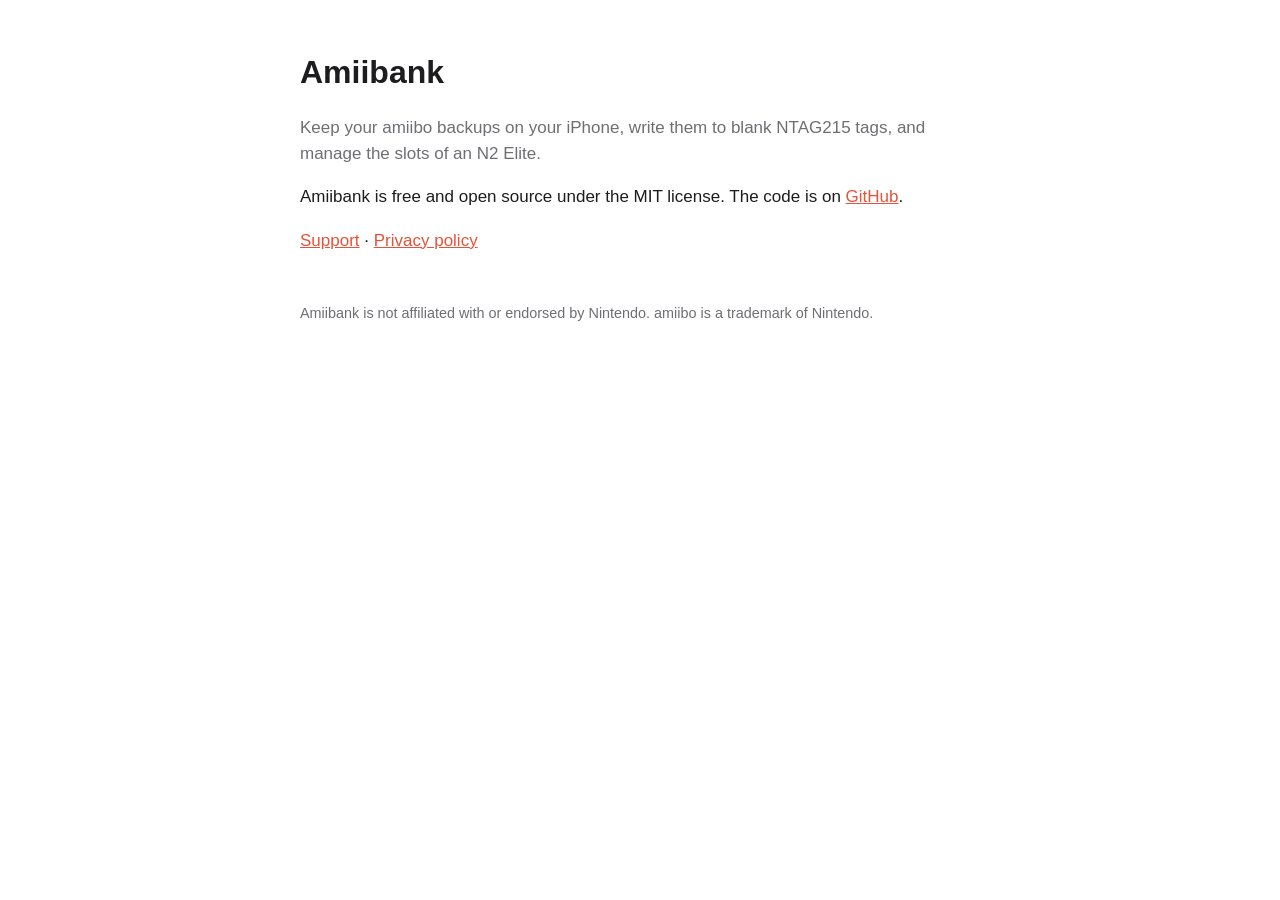
<file: docs/index.html>
<!doctype html>
<html lang="en">
<head>
<meta charset="utf-8">
<meta name="viewport" content="width=device-width, initial-scale=1">
<title>Amiibank</title>
<link rel="stylesheet" href="style.css">
</head>
<body>
<main>
<h1>Amiibank</h1>
<p class="lead">Keep your amiibo backups on your iPhone, write them to blank NTAG215 tags, and manage the slots of an N2 Elite.</p>
<p>Amiibank is free and open source under the MIT license. The code is on <a href="https://github.com/daredoes/amiibank">GitHub</a>.</p>
<p><a href="support.html">Support</a> · <a href="privacy.html">Privacy policy</a></p>
<footer>Amiibank is not affiliated with or endorsed by Nintendo. amiibo is a trademark of Nintendo.</footer>
</main>
</body>
</html>
</file>
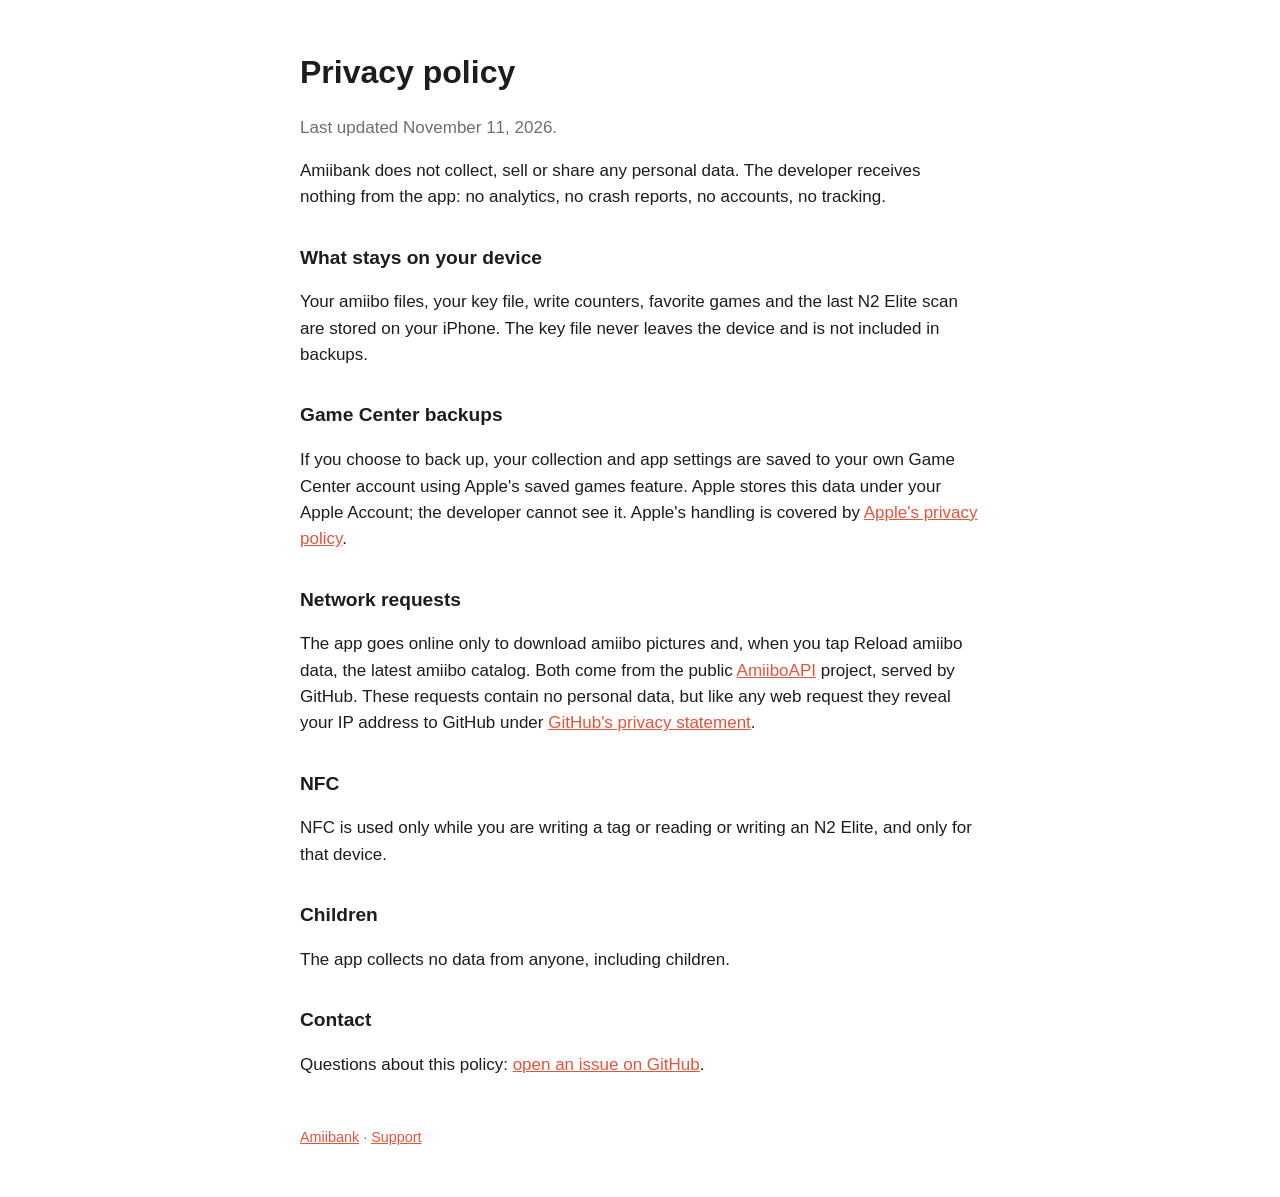
<file: docs/privacy.html>
<!doctype html>
<html lang="en">
<head>
<meta charset="utf-8">
<meta name="viewport" content="width=device-width, initial-scale=1">
<title>Amiibank Privacy Policy</title>
<link rel="stylesheet" href="style.css">
</head>
<body>
<main>
<h1>Privacy policy</h1>
<p class="lead">Last updated November 11, 2026.</p>

<p>Amiibank does not collect, sell or share any personal data. The developer receives nothing from the app: no analytics, no crash reports, no accounts, no tracking.</p>

<h2>What stays on your device</h2>
<p>Your amiibo files, your key file, write counters, favorite games and the last N2 Elite scan are stored on your iPhone. The key file never leaves the device and is not included in backups.</p>

<h2>Game Center backups</h2>
<p>If you choose to back up, your collection and app settings are saved to your own Game Center account using Apple's saved games feature. Apple stores this data under your Apple Account; the developer cannot see it. Apple's handling is covered by <a href="https://www.apple.com/legal/privacy/">Apple's privacy policy</a>.</p>

<h2>Network requests</h2>
<p>The app goes online only to download amiibo pictures and, when you tap Reload amiibo data, the latest amiibo catalog. Both come from the public <a href="https://github.com/N3evin/AmiiboAPI">AmiiboAPI</a> project, served by GitHub. These requests contain no personal data, but like any web request they reveal your IP address to GitHub under <a href="https://docs.github.com/site-policy/privacy-policies/github-general-privacy-statement">GitHub's privacy statement</a>.</p>

<h2>NFC</h2>
<p>NFC is used only while you are writing a tag or reading or writing an N2 Elite, and only for that device.</p>

<h2>Children</h2>
<p>The app collects no data from anyone, including children.</p>

<h2>Contact</h2>
<p>Questions about this policy: <a href="https://github.com/daredoes/amiibank/issues/new">open an issue on GitHub</a>.</p>

<footer><a href="index.html">Amiibank</a> · <a href="support.html">Support</a></footer>
</main>
</body>
</html>
</file>
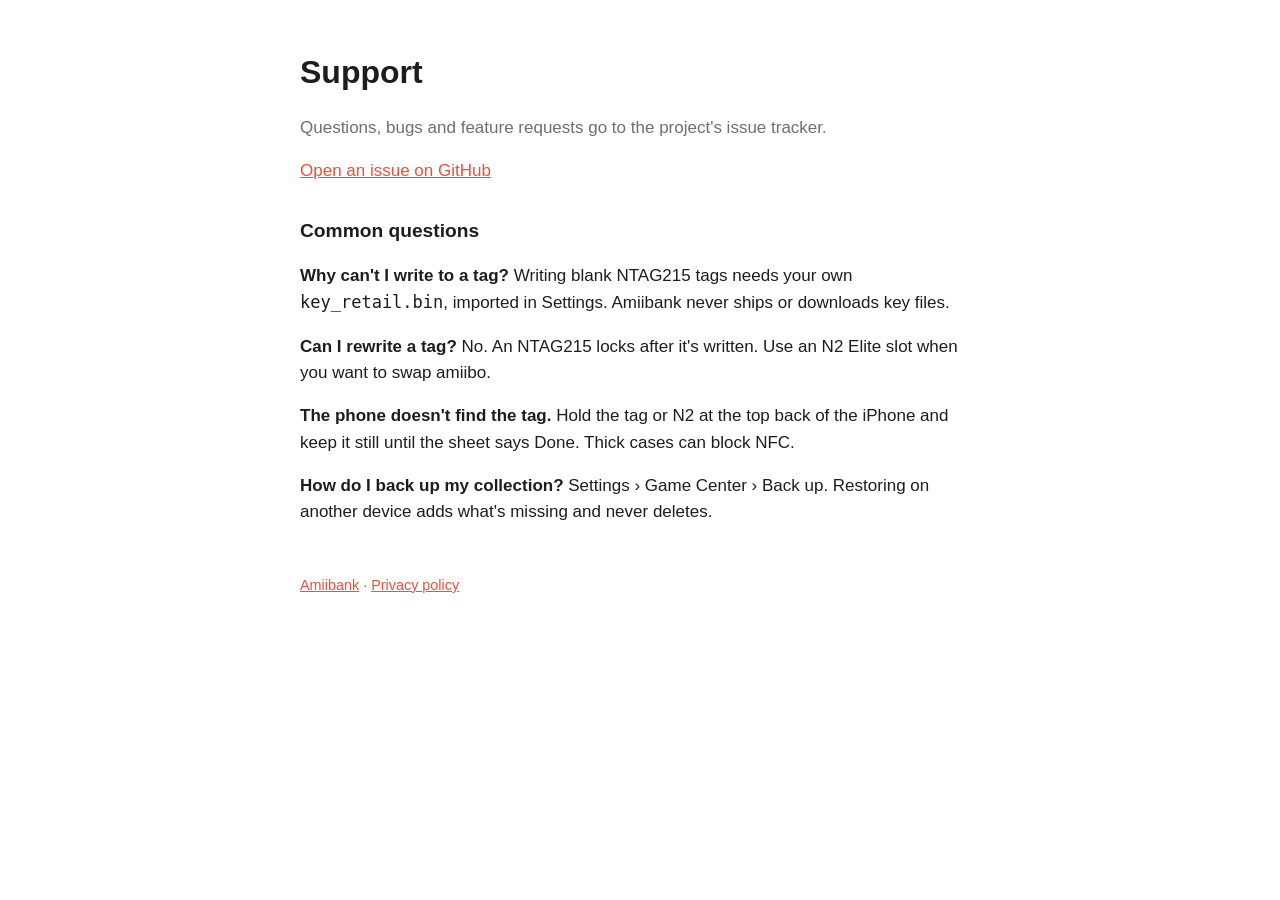
<file: docs/support.html>
<!doctype html>
<html lang="en">
<head>
<meta charset="utf-8">
<meta name="viewport" content="width=device-width, initial-scale=1">
<title>Amiibank Support</title>
<link rel="stylesheet" href="style.css">
</head>
<body>
<main>
<h1>Support</h1>
<p class="lead">Questions, bugs and feature requests go to the project's issue tracker.</p>
<p><a href="https://github.com/daredoes/amiibank/issues/new">Open an issue on GitHub</a></p>

<h2>Common questions</h2>
<p><strong>Why can't I write to a tag?</strong> Writing blank NTAG215 tags needs your own <code>key_retail.bin</code>, imported in Settings. Amiibank never ships or downloads key files.</p>
<p><strong>Can I rewrite a tag?</strong> No. An NTAG215 locks after it's written. Use an N2 Elite slot when you want to swap amiibo.</p>
<p><strong>The phone doesn't find the tag.</strong> Hold the tag or N2 at the top back of the iPhone and keep it still until the sheet says Done. Thick cases can block NFC.</p>
<p><strong>How do I back up my collection?</strong> Settings › Game Center › Back up. Restoring on another device adds what's missing and never deletes.</p>

<footer><a href="index.html">Amiibank</a> · <a href="privacy.html">Privacy policy</a></footer>
</main>
</body>
</html>
</file>
<file: docs/style.css>
:root { --bg: #ffffff; --fg: #1d1d1f; --muted: #6e6e73; --accent: #e5533a; }
@media (prefers-color-scheme: dark) { :root { --bg: #161616; --fg: #f5f5f7; --muted: #a1a1a6; --accent: #ff6b4a; } }
body { background: var(--bg); color: var(--fg); font: 17px/1.55 -apple-system, BlinkMacSystemFont, "Helvetica Neue", sans-serif; margin: 0; padding: 0 16px; }
main { max-width: 680px; margin: 48px auto; }
h1 { font-size: 2rem; margin-bottom: 0.25rem; }
h2 { font-size: 1.2rem; margin-top: 2rem; }
p.lead, footer { color: var(--muted); }
a { color: var(--accent); }
footer { margin: 48px 0; font-size: 0.9rem; }
</file>
